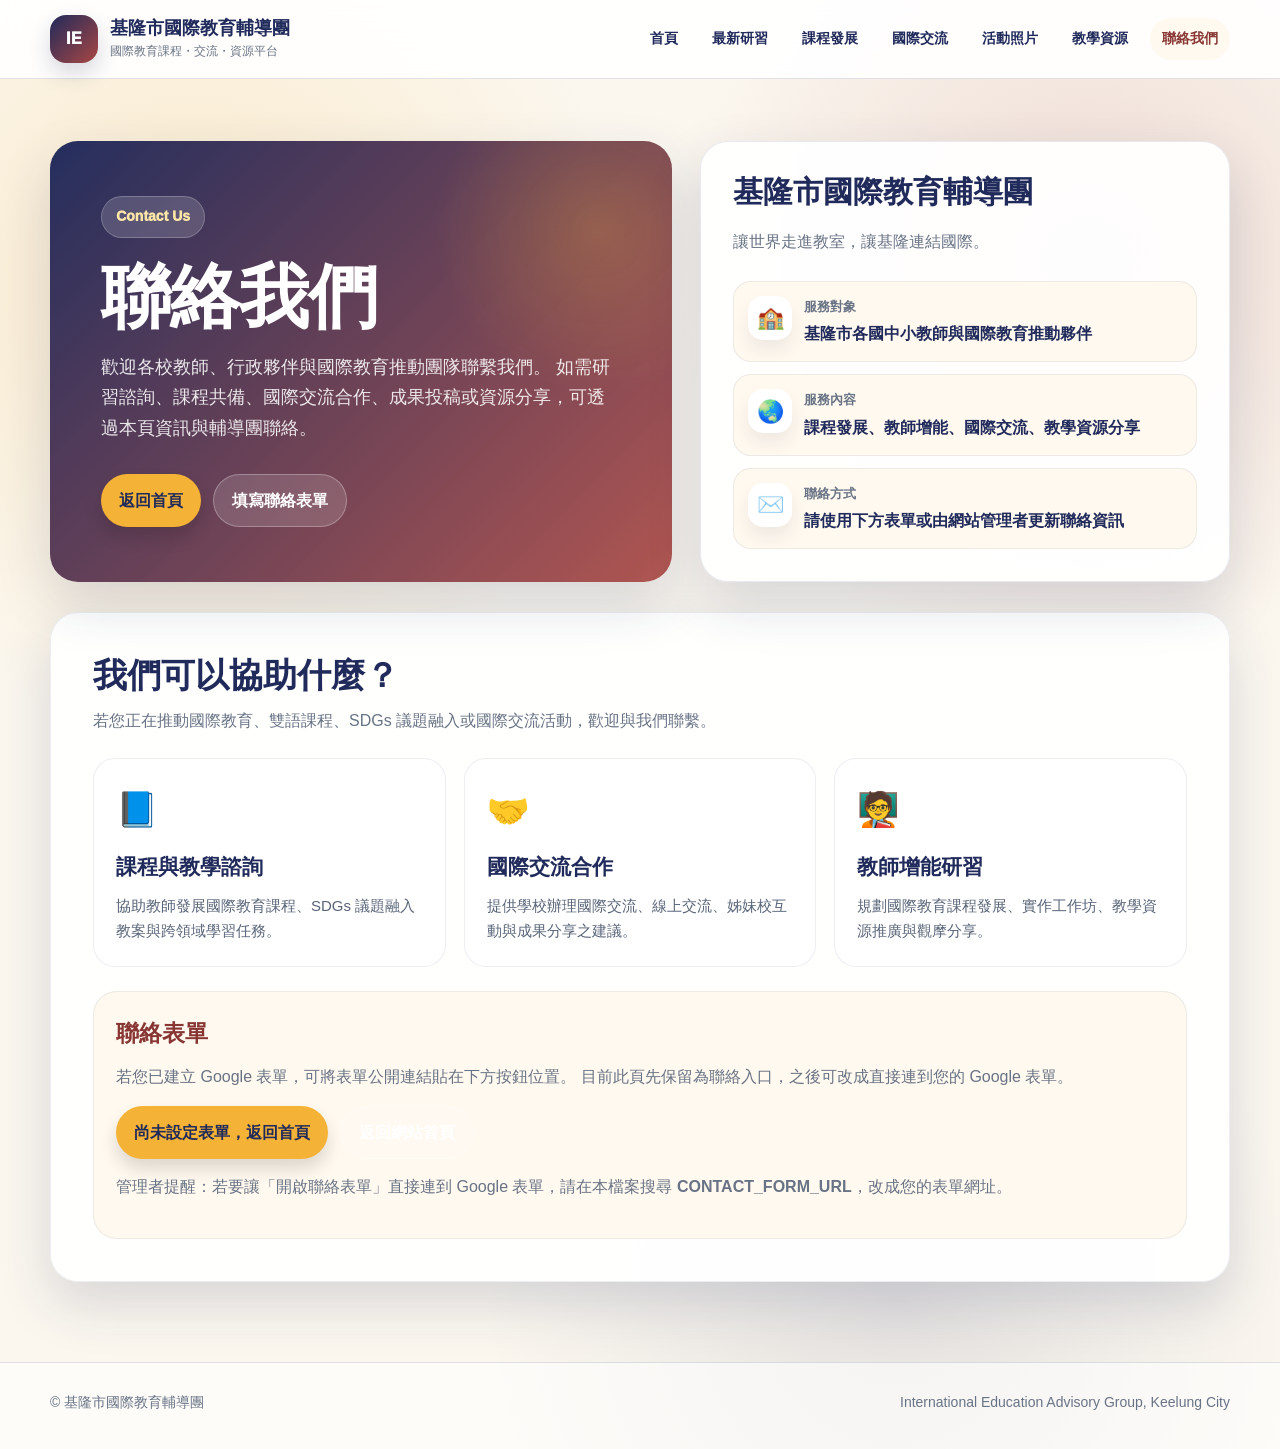
<file: contact.html>
<!DOCTYPE html>
<html lang="zh-Hant">
<head>
  <meta charset="UTF-8" />
  <meta name="viewport" content="width=device-width, initial-scale=1.0" />

  <title>聯絡我們｜基隆市國際教育輔導團</title>

  <style>
    :root {
      --brand-red: #A94743;
      --brand-red-dark: #873633;
      --brand-navy: #202A5B;
      --brand-gold: #F4B236;
      --brand-green: #174C3F;
      --cream: #FFF9EF;
      --paper: #FFFFFF;
      --ink: #263042;
      --muted: #687385;
      --line: rgba(32,42,91,.14);
      --shadow: 0 22px 54px rgba(32,42,91,.16);
      --radius: 28px;
    }

    * {
      box-sizing: border-box;
    }

    html {
      scroll-behavior: smooth;
    }

    body {
      margin: 0;
      font-family: "Noto Sans TC", "Microsoft JhengHei", "PingFang TC", Arial, sans-serif;
      color: var(--ink);
      background:
        radial-gradient(circle at 15% 20%, rgba(244,178,54,.20), transparent 28%),
        radial-gradient(circle at 85% 18%, rgba(169,71,67,.16), transparent 26%),
        radial-gradient(circle at 70% 90%, rgba(32,42,91,.10), transparent 26%),
        #FBF7EF;
      line-height: 1.7;
    }

    a {
      color: inherit;
      text-decoration: none;
    }

    .site-header {
      position: sticky;
      top: 0;
      z-index: 50;
      background: rgba(255,255,255,.92);
      backdrop-filter: blur(16px);
      border-bottom: 1px solid var(--line);
    }

    .header-inner {
      width: min(1180px, calc(100% - 40px));
      min-height: 78px;
      margin: 0 auto;
      display: flex;
      align-items: center;
      justify-content: space-between;
      gap: 20px;
    }

    .brand {
      display: flex;
      align-items: center;
      gap: 12px;
      min-width: 260px;
    }

    .brand-mark {
      width: 48px;
      height: 48px;
      border-radius: 16px;
      display: grid;
      place-items: center;
      background: linear-gradient(135deg, var(--brand-navy), var(--brand-red));
      box-shadow: 0 10px 22px rgba(32,42,91,.18);
      color: #fff;
      font-weight: 950;
      letter-spacing: .5px;
    }

    .brand-title {
      font-weight: 950;
      color: var(--brand-navy);
      line-height: 1.25;
      font-size: 18px;
    }

    .brand-subtitle {
      font-size: 12px;
      color: var(--muted);
      margin-top: 2px;
    }

    .nav {
      display: flex;
      align-items: center;
      gap: 10px;
      flex-wrap: wrap;
      justify-content: flex-end;
    }

    .nav a {
      color: var(--brand-navy);
      font-weight: 850;
      padding: 9px 12px;
      border-radius: 999px;
      font-size: 14px;
    }

    .nav a:hover,
    .nav a.active {
      background: var(--cream);
      color: var(--brand-red-dark);
    }

    main {
      width: min(1180px, calc(100% - 40px));
      margin: 0 auto;
      padding: 42px 0 80px;
    }

    .hero {
      display: grid;
      grid-template-columns: 1.08fr .92fr;
      gap: 28px;
      align-items: stretch;
      margin-top: 20px;
    }

    .hero-copy {
      background:
        radial-gradient(circle at 88% 20%, rgba(244,178,54,.24), transparent 25%),
        linear-gradient(135deg, rgba(32,42,91,.98), rgba(169,71,67,.92));
      color: #fff;
      border-radius: var(--radius);
      box-shadow: var(--shadow);
      padding: clamp(30px, 4vw, 54px);
      min-height: 430px;
      display: flex;
      flex-direction: column;
      justify-content: center;
    }

    .kicker {
      display: inline-flex;
      width: fit-content;
      align-items: center;
      gap: 8px;
      padding: 8px 14px;
      border-radius: 999px;
      background: rgba(255,255,255,.16);
      border: 1px solid rgba(255,255,255,.22);
      color: #FFE7A8;
      font-weight: 950;
      font-size: 14px;
    }

    h1 {
      margin: 22px 0 16px;
      font-size: clamp(38px, 6vw, 70px);
      line-height: 1.08;
      letter-spacing: -1px;
    }

    .hero-copy p {
      margin: 0;
      max-width: 780px;
      color: rgba(255,255,255,.88);
      font-size: 18px;
    }

    .hero-actions {
      display: flex;
      flex-wrap: wrap;
      gap: 12px;
      margin-top: 30px;
    }

    .btn {
      display: inline-flex;
      align-items: center;
      justify-content: center;
      min-height: 48px;
      padding: 12px 18px;
      border-radius: 999px;
      font-weight: 950;
      border: 0;
      cursor: pointer;
      background: var(--brand-gold);
      color: var(--brand-navy);
      box-shadow: 0 10px 18px rgba(0,0,0,.14);
    }

    .btn.secondary {
      background: rgba(255,255,255,.14);
      color: #fff;
      border: 1px solid rgba(255,255,255,.28);
      box-shadow: none;
    }

    .contact-card {
      background: rgba(255,255,255,.94);
      border: 1px solid rgba(32,42,91,.10);
      border-radius: var(--radius);
      box-shadow: var(--shadow);
      padding: 32px;
      display: grid;
      align-content: center;
      gap: 18px;
    }

    .contact-card h2 {
      margin: 0;
      color: var(--brand-navy);
      font-size: 30px;
      line-height: 1.2;
    }

    .contact-card p {
      margin: 0;
      color: var(--muted);
    }

    .info-list {
      display: grid;
      gap: 12px;
      margin-top: 8px;
    }

    .info-item {
      display: grid;
      grid-template-columns: 44px 1fr;
      gap: 12px;
      align-items: start;
      padding: 14px;
      border-radius: 18px;
      background: var(--cream);
      border: 1px solid rgba(32,42,91,.08);
    }

    .icon {
      width: 44px;
      height: 44px;
      border-radius: 15px;
      display: grid;
      place-items: center;
      background: #fff;
      color: var(--brand-red);
      font-size: 22px;
      box-shadow: 0 10px 18px rgba(32,42,91,.08);
    }

    .info-label {
      color: var(--muted);
      font-size: 13px;
      font-weight: 850;
    }

    .info-value {
      color: var(--brand-navy);
      font-weight: 950;
      margin-top: 2px;
      overflow-wrap: anywhere;
    }

    .section {
      margin-top: 30px;
      background: rgba(255,255,255,.94);
      border: 1px solid rgba(32,42,91,.08);
      border-radius: var(--radius);
      box-shadow: var(--shadow);
      padding: clamp(24px, 4vw, 42px);
    }

    .section h2 {
      color: var(--brand-navy);
      font-size: 34px;
      line-height: 1.18;
      margin: 0 0 12px;
    }

    .section p {
      color: var(--muted);
      margin: 0;
    }

    .grid {
      margin-top: 24px;
      display: grid;
      grid-template-columns: repeat(3, 1fr);
      gap: 18px;
    }

    .mini-card {
      border-radius: 22px;
      background: #fff;
      border: 1px solid rgba(32,42,91,.08);
      padding: 22px;
      min-height: 170px;
    }

    .mini-card .emoji {
      font-size: 34px;
      margin-bottom: 10px;
    }

    .mini-card h3 {
      margin: 0 0 8px;
      color: var(--brand-navy);
      font-size: 21px;
    }

    .mini-card p {
      color: #596579;
      font-size: 15px;
    }

    .form-box {
      margin-top: 24px;
      border-radius: 24px;
      background: var(--cream);
      border: 1px solid rgba(32,42,91,.08);
      padding: 22px;
    }

    .form-box h3 {
      margin: 0 0 10px;
      color: var(--brand-red-dark);
      font-size: 23px;
    }

    .form-box p {
      margin: 0 0 16px;
    }

    .form-actions {
      display: flex;
      flex-wrap: wrap;
      gap: 12px;
    }

    footer {
      border-top: 1px solid var(--line);
      padding: 28px 0 34px;
      background: rgba(255,255,255,.62);
    }

    .footer-inner {
      width: min(1180px, calc(100% - 40px));
      margin: 0 auto;
      color: var(--muted);
      display: flex;
      justify-content: space-between;
      gap: 20px;
      flex-wrap: wrap;
      font-size: 14px;
    }

    @media (max-width: 920px) {
      .header-inner {
        min-height: auto;
        padding: 14px 0;
        flex-direction: column;
        align-items: flex-start;
      }

      .nav {
        justify-content: flex-start;
      }

      .hero {
        grid-template-columns: 1fr;
      }

      .grid {
        grid-template-columns: 1fr;
      }
    }

    @media (max-width: 560px) {
      main,
      .header-inner,
      .footer-inner {
        width: min(100% - 24px, 1180px);
      }

      .hero-copy,
      .contact-card,
      .section {
        border-radius: 22px;
      }

      .btn {
        width: 100%;
      }
    }
  </style>
</head>

<body>
  <header class="site-header">
    <div class="header-inner">
      <a class="brand" href="index.html">
        <div class="brand-mark">IE</div>
        <div>
          <div class="brand-title">基隆市國際教育輔導團</div>
          <div class="brand-subtitle">國際教育課程・交流・資源平台</div>
        </div>
      </a>

      <nav class="nav" aria-label="主選單">
        <a href="index.html">首頁</a>
        <a href="index.html#workshops">最新研習</a>
        <a href="index.html#curriculum">課程發展</a>
        <a href="index.html#exchange">國際交流</a>
        <a href="index.html#photos">活動照片</a>
        <a href="index.html#resources">教學資源</a>
        <a class="active" href="contact.html">聯絡我們</a>
      </nav>
    </div>
  </header>

  <main>
    <section class="hero">
      <div class="hero-copy">
        <span class="kicker">Contact Us</span>
        <h1>聯絡我們</h1>
        <p>
          歡迎各校教師、行政夥伴與國際教育推動團隊聯繫我們。
          如需研習諮詢、課程共備、國際交流合作、成果投稿或資源分享，可透過本頁資訊與輔導團聯絡。
        </p>

        <div class="hero-actions">
          <a class="btn" href="index.html">返回首頁</a>
          <a class="btn secondary" href="#contactForm">填寫聯絡表單</a>
        </div>
      </div>

      <aside class="contact-card">
        <h2>基隆市國際教育輔導團</h2>
        <p>讓世界走進教室，讓基隆連結國際。</p>

        <div class="info-list">
          <div class="info-item">
            <div class="icon">🏫</div>
            <div>
              <div class="info-label">服務對象</div>
              <div class="info-value">基隆市各國中小教師與國際教育推動夥伴</div>
            </div>
          </div>

          <div class="info-item">
            <div class="icon">🌏</div>
            <div>
              <div class="info-label">服務內容</div>
              <div class="info-value">課程發展、教師增能、國際交流、教學資源分享</div>
            </div>
          </div>

          <div class="info-item">
            <div class="icon">✉️</div>
            <div>
              <div class="info-label">聯絡方式</div>
              <div class="info-value">請使用下方表單或由網站管理者更新聯絡資訊</div>
            </div>
          </div>
        </div>
      </aside>
    </section>

    <section class="section">
      <h2>我們可以協助什麼？</h2>
      <p>若您正在推動國際教育、雙語課程、SDGs 議題融入或國際交流活動，歡迎與我們聯繫。</p>

      <div class="grid">
        <article class="mini-card">
          <div class="emoji">📘</div>
          <h3>課程與教學諮詢</h3>
          <p>協助教師發展國際教育課程、SDGs 議題融入教案與跨領域學習任務。</p>
        </article>

        <article class="mini-card">
          <div class="emoji">🤝</div>
          <h3>國際交流合作</h3>
          <p>提供學校辦理國際交流、線上交流、姊妹校互動與成果分享之建議。</p>
        </article>

        <article class="mini-card">
          <div class="emoji">🧑‍🏫</div>
          <h3>教師增能研習</h3>
          <p>規劃國際教育課程發展、實作工作坊、教學資源推廣與觀摩分享。</p>
        </article>
      </div>

      <div id="contactForm" class="form-box">
        <h3>聯絡表單</h3>
        <p>
          若您已建立 Google 表單，可將表單公開連結貼在下方按鈕位置。
          目前此頁先保留為聯絡入口，之後可改成直接連到您的 Google 表單。
        </p>

        <div class="form-actions">
          <a id="contactFormLink" class="btn" href="#" target="_blank" rel="noopener">開啟聯絡表單</a>
          <a class="btn secondary" href="index.html">返回網站首頁</a>
        </div>

        <p class="small" style="margin-top:14px;">
          管理者提醒：若要讓「開啟聯絡表單」直接連到 Google 表單，請在本檔案搜尋
          <strong>CONTACT_FORM_URL</strong>，改成您的表單網址。
        </p>
      </div>
    </section>
  </main>

  <footer>
    <div class="footer-inner">
      <div>© 基隆市國際教育輔導團</div>
      <div>International Education Advisory Group, Keelung City</div>
    </div>
  </footer>

  <script>
    /*
      請將 CONTACT_FORM_URL 改成您的 Google 表單公開連結。
      範例：
      const CONTACT_FORM_URL = "https://forms.gle/xxxxxxxx";
    */
    const CONTACT_FORM_URL = "";

    const formLink = document.getElementById("contactFormLink");

    if (CONTACT_FORM_URL) {
      formLink.href = CONTACT_FORM_URL;
    } else {
      formLink.href = "index.html";
      formLink.textContent = "尚未設定表單，返回首頁";
    }
  </script>
</body>
</html>
</file>
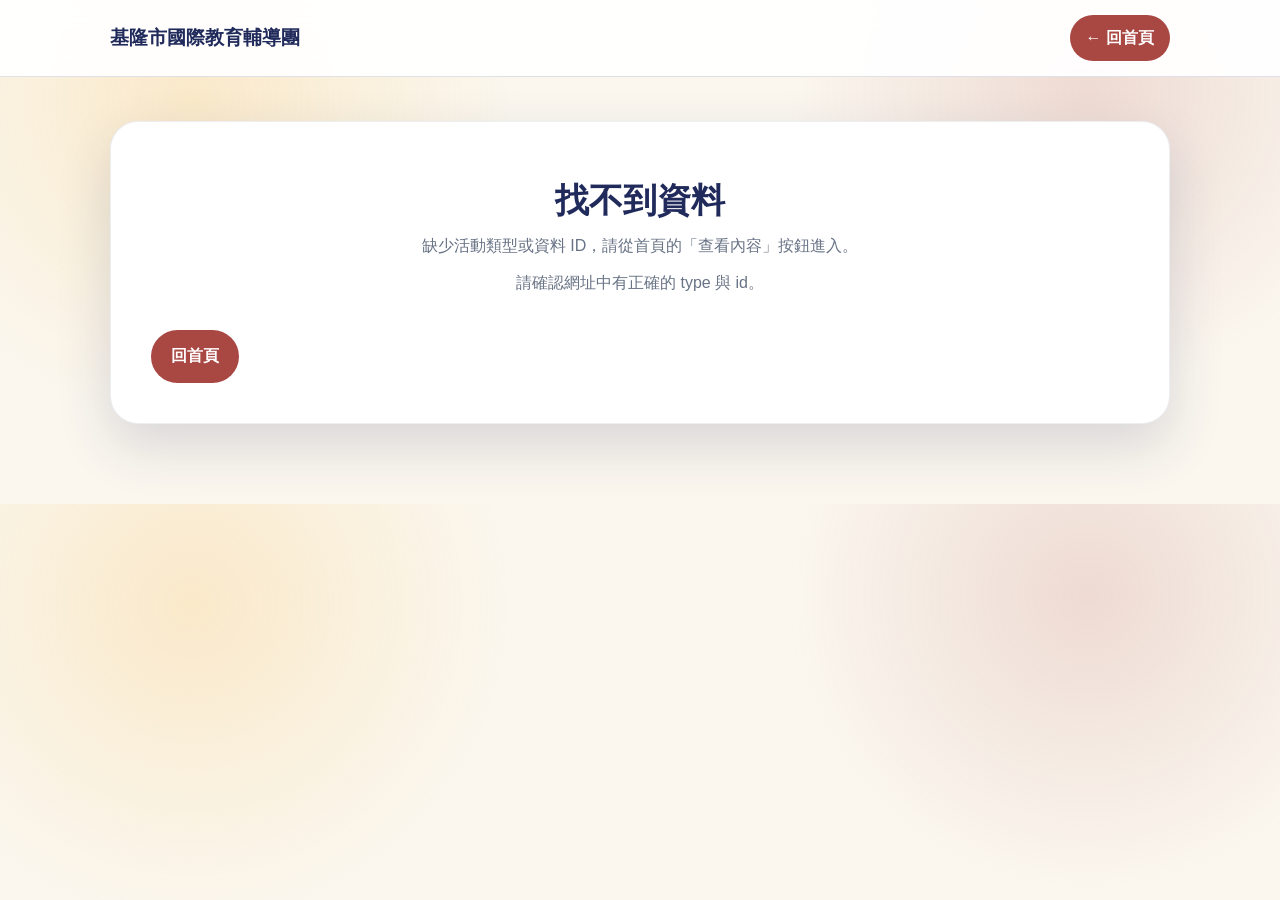
<file: detail.html>
<!DOCTYPE html>
<html lang="zh-Hant">
<head>
  <meta charset="UTF-8" />
  <meta name="viewport" content="width=device-width, initial-scale=1.0" />

  <title>內容頁｜基隆市國際教育輔導團</title>

  <style>
    :root {
      --brand-red: #A94743;
      --brand-red-dark: #873633;
      --brand-navy: #202A5B;
      --brand-gold: #F4B236;
      --cream: #FFF9EF;
      --paper: #FFFFFF;
      --ink: #263042;
      --muted: #687385;
      --line: rgba(32,42,91,.14);
      --shadow: 0 22px 54px rgba(32,42,91,.16);
      --radius: 28px;
    }

    * {
      box-sizing: border-box;
    }

    body {
      margin: 0;
      font-family: "Noto Sans TC", "Microsoft JhengHei", "PingFang TC", Arial, sans-serif;
      background:
        radial-gradient(circle at 15% 20%, rgba(244,178,54,.20), transparent 28%),
        radial-gradient(circle at 85% 18%, rgba(169,71,67,.16), transparent 26%),
        #FBF7EF;
      color: var(--ink);
      line-height: 1.8;
    }

    a {
      color: inherit;
      text-decoration: none;
    }

    .topbar {
      background: rgba(255,255,255,.94);
      border-bottom: 1px solid var(--line);
      backdrop-filter: blur(16px);
    }

    .topbar-inner {
      width: min(1060px, calc(100% - 40px));
      min-height: 76px;
      margin: 0 auto;
      display: flex;
      align-items: center;
      justify-content: space-between;
      gap: 16px;
    }

    .brand {
      color: var(--brand-navy);
      font-weight: 950;
      font-size: 19px;
    }

    .back {
      display: inline-flex;
      align-items: center;
      justify-content: center;
      min-height: 42px;
      border-radius: 999px;
      padding: 9px 16px;
      background: var(--brand-red);
      color: white;
      font-weight: 900;
    }

    main {
      width: min(1060px, calc(100% - 40px));
      margin: 44px auto 80px;
    }

    .detail-card {
      background: var(--paper);
      border: 1px solid rgba(32,42,91,.08);
      border-radius: var(--radius);
      box-shadow: var(--shadow);
      overflow: hidden;
    }

    .hero {
      padding: 40px;
      color: white;
      background:
        radial-gradient(circle at 86% 20%, rgba(244,178,54,.32), transparent 30%),
        linear-gradient(135deg, var(--brand-navy), var(--brand-red));
    }

    .kicker {
      display: inline-flex;
      width: fit-content;
      padding: 6px 12px;
      border-radius: 999px;
      background: rgba(255,255,255,.16);
      border: 1px solid rgba(255,255,255,.22);
      color: #FFE7A8;
      font-weight: 950;
      font-size: 13px;
    }

    h1 {
      margin: 18px 0 0;
      font-size: clamp(34px, 6vw, 56px);
      line-height: 1.18;
    }

    .description {
      margin: 16px 0 0;
      max-width: 850px;
      color: rgba(255,255,255,.9);
      font-size: 18px;
    }

    .body {
      padding: 36px 40px 42px;
    }

    .meta {
      display: grid;
      grid-template-columns: repeat(3, minmax(0, 1fr));
      gap: 14px;
      margin-bottom: 28px;
    }

    .meta-item {
      padding: 16px;
      border-radius: 18px;
      background: var(--cream);
      border: 1px solid rgba(32,42,91,.08);
      color: var(--brand-navy);
      font-weight: 900;
    }

    .content {
      padding-top: 6px;
      color: #3d4658;
      font-size: 17px;
      white-space: pre-wrap;
    }

    .actions {
      margin-top: 32px;
      display: flex;
      gap: 12px;
      flex-wrap: wrap;
    }

    .btn {
      display: inline-flex;
      min-height: 48px;
      align-items: center;
      justify-content: center;
      border-radius: 999px;
      padding: 12px 20px;
      font-weight: 950;
      background: var(--brand-gold);
      color: var(--brand-navy);
    }

    .btn.secondary {
      background: var(--brand-red);
      color: white;
    }

    .error {
      padding: 40px;
      text-align: center;
      color: var(--muted);
    }

    .error h1 {
      color: var(--brand-navy);
      font-size: 34px;
      margin-bottom: 12px;
    }

    .error p {
      margin: 8px 0;
    }

    @media (max-width: 760px) {
      .topbar-inner {
        align-items: flex-start;
        flex-direction: column;
        padding: 14px 0;
      }

      .hero,
      .body {
        padding: 28px;
      }

      .meta {
        grid-template-columns: 1fr;
      }

      .btn {
        width: 100%;
      }
    }
  </style>
</head>

<body>
  <header class="topbar">
    <div class="topbar-inner">
      <a class="brand" href="index.html">基隆市國際教育輔導團</a>
      <a class="back" href="index.html">← 回首頁</a>
    </div>
  </header>

  <main>
    <article id="detail" class="detail-card">
      <div class="error">資料載入中...</div>
    </article>
  </main>

  <script>
    /*
      請把下面這一行改成您的 Apps Script Web App /exec 網址。

      正確格式範例：
      window.APPS_SCRIPT_API = "https://script.google.com/a/macros/go.edu.tw/s/AKfycbzJKg6pT_KfhFqf8fslZYU3Mf9YC8v-_74TuYJTuKOxyKCIivmsBcjVQk1FJxyVlsWsmw/exec";

      注意：
      只貼到 /exec 即可，不要加 ?action=siteData
    */
    window.APPS_SCRIPT_API = "https://script.google.com/macros/s/AKfycbzJKg6pT_KfhFqf8fslZYU3Mf9YC8v-_74TuYJTuKOxyKCIivmsBcjVQk1FJxyVlsWsmw/exec";

    function getParams() {
      const params = new URLSearchParams(window.location.search);

      return {
        type: params.get("type") || "",
        id: params.get("id") || ""
      };
    }

    function getTypeLabel(type) {
      return {
        workshops: "最新研習活動",
        courses: "課程發展與教學",
        exchanges: "國際交流",
        albums: "研習活動照片",
        resources: "教學資源"
      }[type] || "內容頁";
    }

    function getLinkLabel(url) {
      const text = String(url || "").toLowerCase();

      if (text.includes("facebook.com") || text.includes("fb.com")) return "查看 FB 相簿";
      if (text.includes("photos.google.com")) return "查看 Google 相簿";
      if (text.includes("drive.google.com")) return "查看雲端資料";
      if (text.includes("youtube.com") || text.includes("youtu.be")) return "觀看影片";
      if (text.includes("docs.google.com/presentation")) return "查看成果簡報";
      if (text.includes("docs.google.com/forms")) return "填寫表單";

      return "前往相關連結";
    }

    function escapeHtml(str) {
      return String(str || "").replace(/[&<>"']/g, function(match) {
        return {
          "&": "&amp;",
          "<": "&lt;",
          ">": "&gt;",
          '"': "&quot;",
          "'": "&#39;"
        }[match];
      });
    }

    function escapeAttribute(str) {
      return escapeHtml(str).replace(/`/g, "&#96;");
    }

    function renderDetail(data) {
      const container = document.getElementById("detail");

      if (!data || !data.ok || !data.item) {
        const message = data && data.message
          ? data.message
          : "可能是資料不存在、網址錯誤，或尚未完成 Apps Script 部署。";

        container.innerHTML = `
          <div class="error">
            <h1>找不到資料</h1>
            <p>${escapeHtml(message)}</p>
            <p>請確認網址中有正確的 type 與 id。</p>
            <div class="actions">
              <a class="btn secondary" href="index.html">回首頁</a>
            </div>
          </div>
        `;
        return;
      }

      const item = data.item;
      const type = data.type;
      const content = item.content || item.description || "目前尚無完整內容。";

      const meta = [
        item.date ? `<div class="meta-item">📅 日期：${escapeHtml(item.date)}</div>` : "",
        item.location ? `<div class="meta-item">📍 地點：${escapeHtml(item.location)}</div>` : "",
        item.speaker ? `<div class="meta-item">👤 講師：${escapeHtml(item.speaker)}</div>` : ""
      ].join("");

      document.title = `${item.title || "內容頁"}｜基隆市國際教育輔導團`;

      container.innerHTML = `
        <div class="hero">
          <span class="kicker">${escapeHtml(getTypeLabel(type))}</span>
          <h1>${escapeHtml(item.title || "")}</h1>
          ${item.description ? `<p class="description">${escapeHtml(item.description)}</p>` : ""}
        </div>

        <div class="body">
          ${meta ? `<div class="meta">${meta}</div>` : ""}

          <div class="content">${escapeHtml(content)}</div>

          <div class="actions">
            ${item.url ? `<a class="btn" href="${escapeAttribute(item.url)}" target="_blank" rel="noopener">${getLinkLabel(item.url)}</a>` : ""}
            <a class="btn secondary" href="index.html">回首頁</a>
          </div>
        </div>
      `;
    }

    window.renderDetail = renderDetail;

    (function loadDetail() {
      const params = getParams();
      const api = window.APPS_SCRIPT_API;

      if (!params.type || !params.id) {
        renderDetail({
          ok: false,
          message: "缺少活動類型或資料 ID，請從首頁的「查看內容」按鈕進入。"
        });
        return;
      }

      if (
  !api ||
  api.includes("請改成") ||
  api.includes("PASTE_YOUR")
) {
  renderDetail({
    ok: false,
    message: "尚未設定 Apps Script API 網址，請檢查 detail.html 的 window.APPS_SCRIPT_API。"
  });
  return;
}

      const script = document.createElement("script");
      script.src = `${api}?action=itemDetail&type=${encodeURIComponent(params.type)}&id=${encodeURIComponent(params.id)}&callback=renderDetail`;

      script.onerror = function() {
        renderDetail({
          ok: false,
          message: "無法連線到 Apps Script API，請確認 Web App 已重新部署，且權限設定為任何知道連結的人可存取。"
        });
      };

      document.body.appendChild(script);
    })();
  </script>
</body>
</html>
</file>
